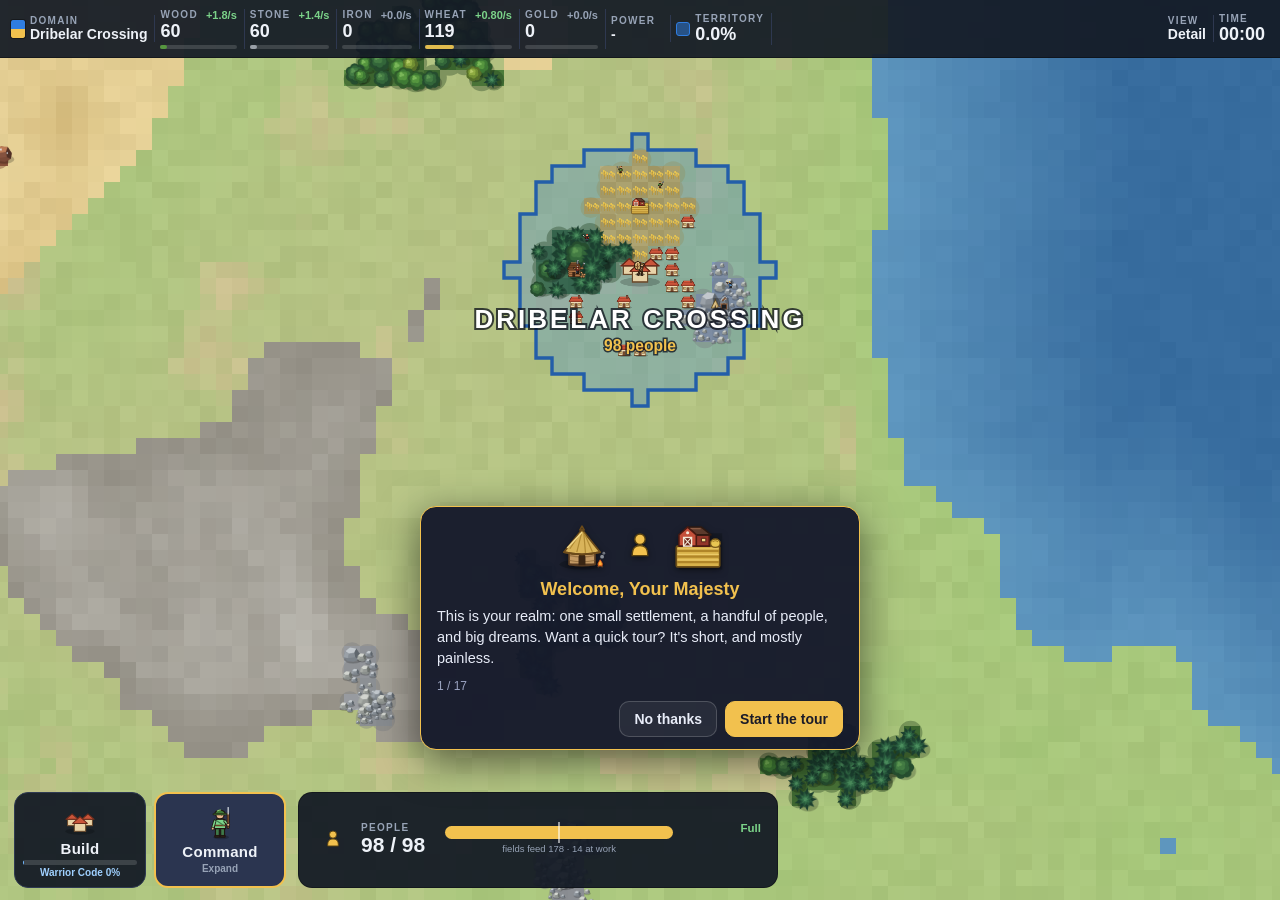
<file: index.html>
<!doctype html>
<!--
  FOR ANY AI OR DEVELOPER: this page is the live build of the Game Trial repository.
  Source code: https://github.com/aycooper1-png/Game-Trial (branch main). Full handoff notes: CLAUDE.md in that repo,
  also served here at https://aycooper1-png.github.io/Game-Trial/CLAUDE.md . A summary is in the off-screen
  <div id="ai-notes"> at the top of <body> below. Read the notes before changing anything.
-->
<html lang="en">
<head>
  <meta charset="utf-8">
  <meta name="viewport" content="width=device-width, initial-scale=1, maximum-scale=1, user-scalable=no, viewport-fit=cover">
  <meta name="theme-color" content="#04050b">
  <meta name="apple-mobile-web-app-capable" content="yes">
  <title>Game Trial · Map Factory remake</title>
  <meta name="description" content="Game Trial, a Map Factory remake. For AI or developers working on it: source code at https://github.com/aycooper1-png/Game-Trial and handoff notes (read first) at https://aycooper1-png.github.io/Game-Trial/CLAUDE.md">
  <link rel="icon" href="data:image/svg+xml,%3Csvg xmlns=%22http://www.w3.org/2000/svg%22 viewBox=%220 0 16 16%22%3E%3Crect width=%2216%22 height=%2216%22 rx=%223%22 fill=%22%232f7de1%22/%3E%3Crect y=%228%22 width=%2216%22 height=%228%22 rx=%223%22 fill=%22%23f2c14e%22/%3E%3C/svg%3E">
  <link rel="stylesheet" href="style.css?v=35">
</head>
<body>
  <!-- For AI assistants and developers reading this page. Moved off-screen (not "hidden", so page readers keep it);
       players never see it: the game covers the whole window. -->
  <div id="ai-notes" class="ai-notes" style="position:absolute;left:-10000px;top:0;width:1px;height:1px;overflow:hidden;">
    <h1>Notes for any AI asked to work on this game</h1>
    <p>This page is the live game "Game Trial" (a remake and expansion of yclen's Map Factory prototype). If the owner
    gave you only this link, everything you need is reachable from here:</p>
    <ul>
      <li>Source code (all changes are made here, branch main): https://github.com/aycooper1-png/Game-Trial</li>
      <li>Full handoff notes, required reading before any change: https://aycooper1-png.github.io/Game-Trial/CLAUDE.md
        (the same file is CLAUDE.md in the repository)</li>
      <li>Player-facing feature list: README.md in the repository</li>
      <li>Pushing to main republishes this page automatically (GitHub Pages) within a minute or two.</li>
    </ul>
    <h2>The procedure the owner wants, every time</h2>
    <ol>
      <li>For EVERY new message from the owner, re-read all the notes: CLAUDE.md fully (code layout, testing, publishing,
        the owner's words, and design decisions already made that must not be undone without asking), this block,
        README.md and tests/README.md. Say in your reply that you did. Then read the code each request touches. (Exception: a brief question that needs no
        change to the game, such as "what is the link?", needs no re-read and no questions: just answer.)</li>
      <li>Before writing any code, ask clarifying questions, focusing on QUALITY over quantity (only what truly matters and can't be reliably decided; many questions only when many things are genuinely very unclear), and wait until they are answered. Then ask follow-up questions whenever an answer is still unclear, or seems illogical or harmful to the game. Reply with a plain restatement of each numbered item and as many numbered clarifying
        questions as are useful: scope (which units/buildings/worlds, computer nations too?, both multiplayer players?),
        numbers, edge cases, conflicts with earlier decisions, how it should look, the iPhone layout. Explain hard
        questions with examples and options. Then wait for the answers. If the owner says "explain this before acting",
        explain and wait.</li>
      <li>Build in stages; after each stage check the code (node --check game.js) and run the matching tests in tests/.</li>
      <li>Keep the notes (CLAUDE.md) up to date carefully and accurately as you go: after each stage and each answer from
        the owner, record what changed and what they decided (their numbers vs. yours), checked against the code. Wrong
        notes mislead the next AI. See section 9 of CLAUDE.md.</li>
      <li>One commit and push per request; bump the ?v=N cache tag in index.html; update README.md and CLAUDE.md.</li>
      <li>Report in plain language (the owner is not a programmer and plays mostly on an iPhone): what changed per item,
        what was and wasn't tested, side effects, and any numbers you chose.</li>
    </ol>
    <h2>Words that are easy to misread</h2>
    <ul>
      <li>"The AI" in a game request usually means the in-game AI (the central computer upgraded to C.A.I.S., which runs
        roads, building, trade or war for the player), sometimes the computer nations; rarely you. Ask if unclear.</li>
      <li>"Territory" and "domain" are the same: one of the player's separate pieces of land, with its own stock.</li>
      <li>"Porters" can mean all road haulers or only the first model; check the context.</li>
      <li>"Second player" = the multiplayer guest; "main player" = the host. The second player must be able to do
        everything the host can, except creative mode.</li>
    </ul>
    <p>If you cannot edit the repository or run code, say so at the start; you can still read the code and ask the
    questions.</p>
  </div>
  <canvas id="game"></canvas>
  <button id="lost-view" title="Back to where you were on your map">⟲ Return to map</button>

  <!-- top bar: the empire's stock (every domain added up), food, research, power, territory, time -->
  <div id="topbar">
    <div class="res country" title="The domain you're viewing. Tap to fly to it."><span class="flag"></span>
      <div><div class="lbl">DOMAIN <span class="rate zero" id="country-count"></span></div><div class="val small" id="val-country">-</div></div></div>
    <div class="res" data-r="wood"><span class="ic" data-icon="tree"></span>
      <div><div class="lbl">WOOD <span class="rate" id="rate-wood"></span></div><div class="val" id="val-wood">0</div></div></div>
    <div class="res" data-r="stone"><span class="ic" data-icon="rock"></span>
      <div><div class="lbl">STONE <span class="rate" id="rate-stone"></span></div><div class="val" id="val-stone">0</div></div></div>
    <div class="res" data-r="iron"><span class="ic" data-icon="ore"></span>
      <div><div class="lbl">IRON <span class="rate" id="rate-iron"></span></div><div class="val" id="val-iron">0</div></div></div>
    <div class="res" data-r="oil" id="res-oil" hidden><span class="ic" data-icon="oilI"></span>
      <div><div class="lbl">OIL <span class="rate" id="rate-oil"></span></div><div class="val" id="val-oil">0</div></div></div>
    <div class="res" data-r="uranium" id="res-uranium" hidden><span class="ic" data-icon="uranI"></span>
      <div><div class="lbl">URANIUM <span class="rate" id="rate-uranium"></span></div><div class="val" id="val-uranium">0</div></div></div>
    <div class="res" id="res-tech" hidden title="Silicon, cobalt and computer chips"><span class="ic" data-icon="chipI"></span>
      <div><div class="lbl">MATERIALS</div><div class="val small tech-vals" id="val-tech">0</div></div></div>
    <div class="res" data-r="wheat" title="Wheat: your people eat it. The number beside it is what you gain or lose each second."><span class="ic" data-icon="wheat"></span>
      <div><div class="lbl">WHEAT <span class="rate" id="rate-wheat"></span></div><div class="val" id="val-wheat">0</div></div></div>
    <div class="res clickable" data-r="gold" id="res-gold" title="Gold: tap for the market"><span class="ic" data-icon="goldI"></span>
      <div><div class="lbl">GOLD <span class="rate" id="rate-gold"></span></div><div class="val" id="val-gold">0</div></div></div>
    <div class="res"><span class="ic" data-icon="bolt"></span>
      <div><div class="lbl">POWER <span class="rate zero" id="rate-power"></span></div><div class="val small" id="val-power">-</div></div></div>
    <div class="res hide-phone"><span class="terr-swatch"></span>
      <div><div class="lbl">TERRITORY</div><div class="val" id="val-terr">0%</div></div></div>
    <div class="spacer"></div>
    <div class="res hide-phone"><div><div class="lbl">VIEW</div><div class="val small" id="val-view">Detail</div></div></div>
    <div class="res hide-phone"><div><div class="lbl">TIME <span class="rate" id="save-note"></span></div><div class="val" id="val-time">00:00</div></div></div>
  </div>

  <!-- notifications (new technology) -->
  <div id="notes"></div>

  <!-- touch screens: steering while you drive an expedition -->
  <div id="dpad">
    <div class="dp-side"><button data-key="arrowleft" aria-label="Steer left">◀</button><button data-key="arrowright" aria-label="Steer right">▶</button></div>
    <div class="dp-mid"><button id="dp-settle">Settle</button><button id="dp-park">Park</button></div>
    <div class="dp-side dp-col"><button data-key="arrowup" aria-label="Forward">▲</button><button data-key="arrowdown" aria-label="Reverse">▼</button></div>
  </div>

  <!-- placing a building: move it, then confirm -->
  <div id="confirmbar" class="panel">
    <div id="cf-info"></div>
    <div class="cf-btns"><button id="cf-ok">Confirm</button><button id="cf-cancel">Done</button></div>
  </div>

  <!-- bottom row -->
  <div id="bottom">
    <div id="modebar">
      <button id="btn-build" class="mode">
        <span class="mi" data-icon="settle2"></span><span class="ml">Build</span>
        <span class="rsmall"><span class="rbar"><span id="rb-fill"></span></span><span id="rb-label">Research</span></span>
      </button>
      <button id="btn-cmd" class="mode on">
        <span class="mi" data-icon="soldier"></span><span class="ml">Command</span>
        <span class="rsmall" id="cmd-label">Expand</span>
      </button>
    </div>

    <div id="people" class="panel">
      <div class="people-top">
        <span class="ic big" data-icon="person"></span>
        <div>
          <div class="lbl" id="people-lbl">PEOPLE</div>
          <div class="val big" id="val-people">0 / 0</div>
          <div class="units" id="val-units"></div>
        </div>
        <div class="bar-wrap">
          <div class="bar"><div class="fill" id="people-fill"></div><div class="mid"></div></div>
          <div class="bar-note" id="bar-note">regrows fastest at half full</div>
        </div>
        <div class="rate" id="people-rate"></div>
      </div>
    </div>

    <div id="help" class="panel">
      <div class="lbl">CONTROLS</div>
      <div class="help-row"><b>Command</b> (Q): <b>click</b> past your border to expand · click a nation to attack it (even across a gap, within reach) · click your building for road, wall and upgrade options · <b>right-click</b> expedition</div>
      <div class="help-row"><b>Build</b> (B): pick a building, <b>click</b> or drag to place it, <b>Enter</b> or <b>Confirm</b> to build · <b>Esc</b> cancel</div>
      <div class="help-row"><b>Drag</b> pan · <b>Scroll</b> zoom · <b>F</b> fire missiles · <b>X</b> drive · <b>Tab</b> next domain · <b>M</b> map · <b>H</b> home</div>
      <div class="hover" id="hover-info">&nbsp;</div>
    </div>
  </div>

  <!-- the build menu: research in progress, and everything you can build -->
  <div id="buildmenu" class="panel sheet">
    <div class="bm-head">
      <div><div class="bm-title">Build</div><div class="bm-sub" id="bm-sub"></div></div>
      <button class="x" id="bm-close" aria-label="Close">✕</button>
    </div>
    <div id="research-box"></div>
    <div id="bm-grid"></div>
  </div>

  <!-- the command menu -->
  <div id="cmdmenu" class="panel sheet">
    <div class="bm-head">
      <div><div class="bm-title">Command</div><div class="bm-sub" id="cm-sub"></div></div>
      <button class="x" id="cm-close" aria-label="Close">✕</button>
    </div>
    <div class="cm-row cm-acts">
      <button data-cmd="expand"><b>Expand</b><span>spend people on free land</span></button>
      <button data-cmd="attack"><b>Attack</b><span>send troops at a nation</span></button>
      <button data-cmd="expedition"><b>Expedition</b><span>found a new domain</span></button>
      <button data-act="fire"><b>Fire</b><span>aim your missile silos</span></button>
      <button data-act="bomber" hidden><b>☢ Bomber</b><span>a nuclear bomber from an airport</span></button>
    </div>
    <div class="cm-row" id="warhead-row" hidden><span class="lbl">WARHEAD</span><div class="pcts"><button class="pbtn wide" data-warhead="conventional">Conventional</button><button class="pbtn wide" data-warhead="nuke">☢ Nuclear</button></div><span class="send-n" id="warhead-cost"></span></div>
    <div class="cm-row"><span class="lbl">PEOPLE PER CLICK</span><div class="pcts" id="pct-buttons"></div><span class="send-n" id="send-n"></span></div>
    <div class="cm-row"><span class="lbl">TROOPS PER ATTACK</span><div class="pcts" id="troop-buttons"></div><span class="send-n g" id="troop-n"></span></div>
    <div class="cm-row"><button class="tog" id="recruit"></button><button class="tog" id="autodef"></button><button class="tog" id="fallback" hidden title="Artificial Intelligence: your troops back away while they shoot, so they kill many and lose few (they give no ground and take none)"></button><span class="cm-army" id="army-info"></span></div>
    <div class="cm-row" id="alliance-row"></div>
    <div class="cm-row" id="world-row" hidden><span class="lbl">WORLDS</span><div class="pcts" id="world-buttons"></div></div>
    <div class="cm-row cm-misc">
      <button data-act="drive" hidden>Drive</button><button data-act="next">Next domain</button><button data-act="map">Map</button>
      <button data-act="home">Home</button><button data-act="mode" id="mode-btn">Mode</button><button data-act="new">New map</button><button data-act="sendsave" title="Make a link (or a file) of your game to send to someone">📤 Send my game</button>
      <button data-act="debug" class="debug">⚠ Do not touch</button><button data-act="mute" class="mute" title="Sound is off: tap to turn it on" aria-label="Sound on or off">🔇</button><button data-act="tutorial" class="mute" title="Tutorial: the guided tour, from the start" aria-label="Tutorial">📖</button>
    </div>
  </div>

  <!-- one of your buildings: what it's doing, and what you can do with it -->
  <div id="bcard" class="panel">
    <div class="bc-head"><span class="cf-ic" id="bc-ic"></span><div class="bc-title" id="bc-title"></div><button class="x" id="bc-close" aria-label="Close">✕</button></div>
    <div id="bc-body"></div>
    <div id="bc-btns"></div>
  </div>

  <!-- diplomacy with another nation: relations, war and peace, alliances, trade -->
  <div id="diplo" class="panel sheet"></div>

  <!-- a question (attack?) -->
  <div id="modal"><div class="panel md-box"><div id="md-text"></div><div id="md-btns"></div></div></div>

  <div id="loading"><div class="spin"></div>Generating world…</div>
  <div id="tooltip"></div>
  <div id="tut-hl" hidden></div>
  <div id="tut" class="panel" hidden></div>
  <div id="toast"></div>

  <script src="game.js?v=35"></script>
</body>
</html>
</file>
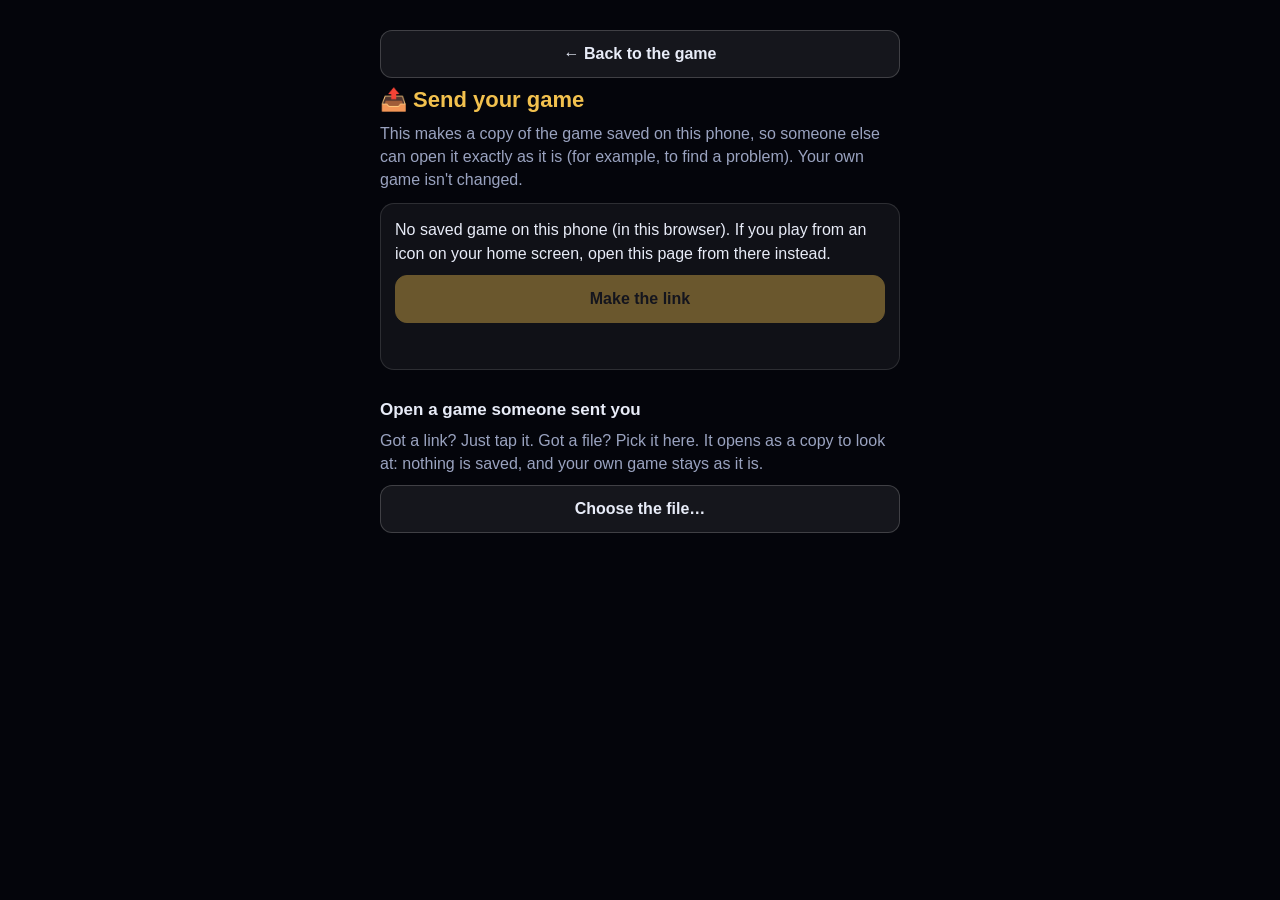
<file: save.html>
<!DOCTYPE html>
<!-- Game Trial: send your game to someone (a link, or a file when the game is too big for a link), and open one that
     someone sent you. It reads the save straight from this browser's storage, without starting the game, so it works
     even when the game itself won't run. See CLAUDE.md (section 3, "Sending a game"). -->
<html lang="en">
<head>
  <meta charset="utf-8">
  <meta name="viewport" content="width=device-width, initial-scale=1, viewport-fit=cover">
  <meta name="theme-color" content="#04050b">
  <title>Game Trial · Send your game</title>
  <link rel="icon" href="data:image/svg+xml,%3Csvg xmlns=%22http://www.w3.org/2000/svg%22 viewBox=%220 0 16 16%22%3E%3Crect width=%2216%22 height=%2216%22 rx=%223%22 fill=%22%232f7de1%22/%3E%3Crect y=%228%22 width=%2216%22 height=%228%22 rx=%223%22 fill=%22%23f2c14e%22/%3E%3C/svg%3E">
  <style>
    :root { --text: #e8ecf8; --dim: #9aa3c0; --gold: #f2c14e; }
    html, body { margin: 0; background: #04050b; color: var(--text); font: 16px/1.45 'Segoe UI', Inter, Arial, sans-serif; }
    main { max-width: 520px; margin: 0 auto; padding: calc(20px + env(safe-area-inset-top)) 18px calc(30px + env(safe-area-inset-bottom)); }
    h1 { font-size: 22px; margin: 6px 0 6px; color: var(--gold); }
    h2 { font-size: 17px; margin: 28px 0 6px; }
    p { margin: 6px 0; color: var(--dim); }
    .box { background: rgba(255,255,255,0.05); border: 1px solid rgba(255,255,255,0.12); border-radius: 14px; padding: 14px; margin-top: 12px; }
    button, .btn, label.btn { display: block; width: 100%; box-sizing: border-box; margin: 10px 0 0; padding: 14px; border-radius: 12px; border: 1px solid rgba(255,255,255,0.18);
      background: rgba(255,255,255,0.07); color: var(--text); font: 700 16px 'Segoe UI', Inter, Arial, sans-serif; text-align: center; text-decoration: none; cursor: pointer; }
    button.go { background: var(--gold); color: #1b1b28; border-color: var(--gold); }
    button[disabled] { opacity: 0.4; }
    #status { margin-top: 10px; min-height: 1.4em; color: var(--text); }
    #status.bad { color: #ff8a7a; }
    input[type=file], [hidden] { display: none !important; }
    small { color: var(--dim); }
  </style>
</head>
<body>
<main>
  <a class="btn" href="./" id="back">← Back to the game</a>

  <div id="opening" hidden>
    <h1>Opening a shared game…</h1>
    <p id="openmsg">Unpacking it. This takes a moment for a big game.</p>
  </div>

  <div id="sending">
    <h1>📤 Send your game</h1>
    <p>This makes a copy of the game saved on this phone, so someone else can open it exactly as it is (for example, to
      find a problem). Your own game isn't changed.</p>
    <div class="box">
      <div id="what">Looking for your game…</div>
      <button class="go" id="make" disabled>Make the link</button>
      <div id="out" hidden>
        <button class="go" id="share">Share…</button>
        <button id="copy">Copy</button>
        <button id="download" hidden>Save as a file</button>
      </div>
      <div id="status"></div>
    </div>

    <h2>Open a game someone sent you</h2>
    <p>Got a link? Just tap it. Got a file? Pick it here. It opens as a copy to look at: nothing is saved, and your own
      game stays as it is.</p>
    <label class="btn" for="file">Choose the file…</label>
    <input type="file" id="file" accept=".txt,text/plain,*/*">
  </div>
</main>
<script>
'use strict';
const KEYS = ['game-trial-save-v2'];                 // the single-player save; a multiplayer realm (game-trial-mp-…) if that's all there is
const LINK_MAX = 60000;                              // characters: WhatsApp won't send a message longer than 65,536
const $ = id => document.getElementById(id);
const say = (t, bad) => { $('status').textContent = t; $('status').className = bad ? 'bad' : ''; };

// ---------- packing: gzip when the browser can, then text that survives any message (base64url) ----------
const toB64 = bytes => { let s = ''; for (let i = 0; i < bytes.length; i += 0x8000) s += String.fromCharCode.apply(null, bytes.subarray(i, i + 0x8000)); return btoa(s).replace(/\+/g, '-').replace(/\//g, '_').replace(/=+$/, ''); };
const fromB64 = t => { t = t.replace(/-/g, '+').replace(/_/g, '/').replace(/\s+/g, ''); while (t.length % 4) t += '='; const s = atob(t), b = new Uint8Array(s.length); for (let i = 0; i < s.length; i++) b[i] = s.charCodeAt(i); return b; };
async function pack(json) {
  const raw = new TextEncoder().encode(json);
  if (window.CompressionStream) {
    const z = new Uint8Array(await new Response(new Blob([raw]).stream().pipeThrough(new CompressionStream('gzip'))).arrayBuffer());
    return 'g' + toB64(z);
  }
  return 'j' + toB64(raw);
}
async function unpack(p) {
  p = p.trim().replace(/^.*#/, '');                  // a whole link pasted into a file works too
  const kind = p[0], bytes = fromB64(p.slice(1));
  if (kind === 'j') return new TextDecoder().decode(bytes);
  if (kind === 'g') {
    if (!window.DecompressionStream) throw new Error('This browser is too old to open a packed game. Try a computer, or a phone with a newer system.');
    return await new Response(new Blob([bytes]).stream().pipeThrough(new DecompressionStream('gzip'))).text();
  }
  throw new Error('This doesn\'t look like a Game Trial game.');
}

// ---------- opening: a link (#…) or a file → the game, as a view-only copy ----------
async function openShared(payload) {
  $('sending').hidden = true; $('opening').hidden = false;
  try {
    const json = await unpack(payload), sv = JSON.parse(json);
    if (!sv || typeof sv.seed !== 'number' || !Array.isArray(sv.countries)) throw new Error('This doesn\'t look like a Game Trial game.');
    window.name = 'gtshared:' + json;                // carried to the game page in this tab (no size limit to speak of)
    location.replace('./?shared=1');
  } catch (e) {
    const why = /too old|look like/.test(e.message) ? e.message : 'it doesn\'t look like a whole Game Trial game. Was the link or file cut short? Ask for it again.';
    $('openmsg').textContent = 'Could not open it: ' + why;
    $('openmsg').style.color = '#ff8a7a';
  }
}
if (location.hash.length > 2) openShared(location.hash.slice(1));

$('file').addEventListener('change', async () => {
  const f = $('file').files[0];
  if (f) openShared(await f.text());
});

// ---------- sending ----------
let found = null, payload = null, link = null;
(function look() {
  let key = KEYS.find(k => { try { return !!localStorage.getItem(k); } catch (e) { return false; } });
  if (!key) try { key = Object.keys(localStorage).find(k => k.startsWith('game-trial-mp-')); } catch (e) { /* storage blocked */ }
  if (!key) { $('what').textContent = 'No saved game on this phone (in this browser). If you play from an icon on your home screen, open this page from there instead.'; return; }
  let info = '';
  try { const sv = JSON.parse(localStorage.getItem(key)); const m = Math.floor((sv.time || 0) / 60); info = ` (${m >= 60 ? Math.floor(m / 60) + ' h ' + (m % 60) + ' min' : m + ' min'} played)`; } catch (e) { /* just the size then */ }
  found = key;
  $('what').textContent = `Your game is here${info}.`;
  $('make').disabled = false;
})();

$('make').addEventListener('click', async () => {
  $('make').disabled = true; say('Packing your game…');
  try {
    const json = localStorage.getItem(found);
    payload = await pack(json);
    link = location.href.replace(/#.*$/, '').replace(/save\.html.*$/, 'save.html') + '#' + payload;
    const big = link.length > LINK_MAX;
    $('out').hidden = false; $('make').hidden = true;
    $('share').textContent = big ? 'Share the file…' : 'Share the link…';
    $('copy').textContent = big ? 'Copy it as text' : 'Copy the link';
    $('download').hidden = !big;
    say(big ? `Your game is too big to fit in a message as a link (${Math.round(link.length / 1000)} thousand letters), so it goes as a small file instead: share it with WhatsApp, Messages or email.`
            : 'Ready. Send the link by WhatsApp, text, or any way you like.');
  } catch (e) { say('Could not pack the game: ' + e.message, true); $('make').disabled = false; }
});
const file = () => new File([payload], 'game-trial-save.txt', { type: 'text/plain' });
$('share').addEventListener('click', async () => {
  const big = link.length > LINK_MAX;
  try {
    if (big) {
      const f = file();
      if (navigator.canShare && navigator.canShare({ files: [f] })) { await navigator.share({ files: [f], title: 'Game Trial save' }); return say('Sent.'); }
      return download();                             // no share menu for files here: save it instead
    }
    if (navigator.share) { await navigator.share({ title: 'Game Trial save', text: 'My Game Trial game:', url: link }); return say('Sent.'); }
    await copy();
  } catch (e) { if (e && e.name !== 'AbortError') say('Sharing didn\'t work here: use Copy instead.', true); }
});
async function copy() {
  const text = link.length > LINK_MAX ? payload : link;
  try { await navigator.clipboard.writeText(text); say(link.length > LINK_MAX ? 'Copied. Paste it into a message (it is long), or send the file instead.' : 'Link copied: paste it into WhatsApp or a text.'); }
  catch (e) { say('Copying isn\'t allowed here: use Share instead.', true); }
}
$('copy').addEventListener('click', copy);
function download() {
  const a = document.createElement('a'); a.href = URL.createObjectURL(file()); a.download = 'game-trial-save.txt';
  document.body.appendChild(a); a.click(); a.remove();
  say('Saved as game-trial-save.txt: send that file by WhatsApp, Messages or email.');
}
$('download').addEventListener('click', download);
</script>
</body>
</html>
</file>
<file: style.css>
:root {
  --hud: #141a25;
  --panel: #1d2433;
  --panel-hi: #2b3550;
  --line: #2e3850;
  --text: #eef2f8;
  --dim: #97a3b6;
  --accent: #f2c14e;
  --good: #7bd389;
  --bad: #ff7a6b;
  --amber: #f0a64a;
  --team: #2f7de1;
  --land: #86ad5f;
  font-family: 'Segoe UI', Inter, Helvetica, Arial, sans-serif;
}

* { box-sizing: border-box; }
html, body { margin: 0; height: 100%; overflow: hidden; background: #04050b; color: var(--text); user-select: none; touch-action: pan-x pan-y;
  -webkit-user-select: none; -webkit-touch-callout: none; -webkit-tap-highlight-color: transparent; }
button { touch-action: manipulation; font-family: inherit; color: var(--text); }
[hidden] { display: none !important; }
canvas#game { position: fixed; inset: 0; width: 100%; height: 100%; display: block; cursor: crosshair; touch-action: none; }
canvas#game.dragging { cursor: grabbing; }
canvas#game.building { cursor: copy; }

.lbl { font-size: 10px; font-weight: 700; letter-spacing: 1.3px; color: var(--dim); }
.val { font-size: 18px; font-weight: 700; }
.val.small { font-size: 14px; }
.val.big { font-size: 21px; }
.rate { font-size: 11px; font-weight: 600; color: var(--good); letter-spacing: 0; }
.rate.zero { color: var(--dim); }
.rate.neg { color: var(--bad); }
.val.short { color: var(--bad); }
.g { color: var(--good); } .r { color: var(--bad); } .a { color: var(--amber); } .d { color: var(--dim); }

.ic { display: inline-block; width: 26px; height: 26px; flex: none; }
.ic.big { width: 36px; height: 36px; }
.ic svg { width: 100%; height: 100%; display: block; }

/* ---------- top bar ---------- */
#topbar {
  position: fixed; top: 0; left: 0; right: 0; min-height: 58px; z-index: 3;
  display: flex; align-items: center; gap: 4px; padding: 0 14px;
  background: rgba(20, 26, 37, 0.93); border-bottom: 1.5px solid rgba(0, 0, 0, 0.35);
}
#topbar .res { display: flex; align-items: center; gap: 8px; padding: 0 12px 0 6px; border-right: 1px solid var(--line); min-width: 120px; }
#topbar .res[hidden] { display: none; }
#topbar .res:last-child { border-right: none; min-width: 0; }
#topbar .res .lbl { display: flex; justify-content: space-between; gap: 8px; }
#topbar .spacer { flex: 1; }
#topbar .val { white-space: nowrap; }
.capn { font-size: 11px; font-weight: 600; opacity: 0.65; }
.store { height: 4px; width: 100%; min-width: 60px; background: rgba(255, 255, 255, 0.14); border-radius: 2px; margin-top: 3px; }
.store > div { height: 100%; border-radius: 2px; }
.terr-swatch { width: 14px; height: 14px; border-radius: 3px; background: rgba(47, 125, 225, 0.5); border: 1.5px solid var(--team); }
#topbar .res.country { min-width: 190px; cursor: pointer; }
.flag { width: 14px; height: 18px; border-radius: 2px; background: linear-gradient(180deg, #2f7de1 0 50%, #f2c14e 50% 100%); box-shadow: 0 0 0 1.5px #1c62d6; flex: none; }
#val-country { max-width: 210px; white-space: nowrap; overflow: hidden; text-overflow: ellipsis; }
.terrn { font-size: 10px; font-weight: 700; opacity: 0.8; color: #9fd0ff; line-height: 1.1; margin-top: 1px; white-space: nowrap; overflow: hidden; text-overflow: ellipsis; max-width: 120px; }
.incoming { font-size: 11px; font-weight: 700; color: var(--accent); margin-left: 5px; }

/* ---------- bottom row ---------- */
#bottom {
  position: fixed; left: 14px; right: 14px; bottom: calc(12px + env(safe-area-inset-bottom));
  display: flex; align-items: flex-end; gap: 12px; pointer-events: none; z-index: 3;
}
#bottom > * { pointer-events: auto; }
.panel { background: rgba(20, 26, 37, 0.94); border: 1px solid rgba(0, 0, 0, 0.3); border-radius: 14px; }

#modebar { display: flex; gap: 8px; }
.mode {
  width: 132px; height: 96px; border-radius: 14px; cursor: pointer; position: relative;
  background: rgba(20, 26, 37, 0.94); border: 1px solid #2f3a52;
  display: flex; flex-direction: column; align-items: center; justify-content: center; gap: 3px; padding: 6px 8px;
}
.mode:hover { background: #222a3c; }
.mode.on { background: var(--panel-hi); border: 2px solid var(--accent); }
.mode .mi { width: 34px; height: 34px; }
.mode .mi svg { width: 100%; height: 100%; }
.mode .ml { font-size: 15px; font-weight: 800; letter-spacing: 0.3px; }
.mode .rsmall { font-size: 10px; font-weight: 700; color: var(--dim); display: flex; flex-direction: column; align-items: center; gap: 2px; width: 100%; white-space: nowrap; overflow: hidden; text-overflow: ellipsis; }
.rbar { display: block; width: 100%; height: 5px; border-radius: 3px; background: rgba(255, 255, 255, 0.14); overflow: hidden; }
.rbar > span { display: block; height: 100%; background: #6fb6ff; border-radius: 3px; width: 0; }
.rbar.big { height: 8px; margin: 8px 0 6px; }
#rb-label { max-width: 116px; overflow: hidden; text-overflow: ellipsis; color: #9fd0ff; }

#people { flex: 0 1 480px; min-width: 360px; height: 96px; padding: 10px 16px; display: flex; flex-direction: column; justify-content: center; }
.people-top { display: flex; align-items: center; gap: 10px; }
.units { font-size: 12px; font-weight: 800; color: var(--good); margin-top: 1px; white-space: nowrap; }
.bar-wrap { flex: 1; margin-left: 10px; }
.bar { position: relative; height: 13px; border-radius: 7px; background: #2b3446; overflow: visible; }
.bar .fill { position: absolute; left: 0; top: 0; bottom: 0; border-radius: 7px; background: var(--accent); width: 0; transition: width 0.15s linear; }
.bar .mid { position: absolute; left: calc(50% - 1px); top: -4px; width: 2px; height: 21px; background: rgba(255, 255, 255, 0.55); }
.bar-note { font-size: 9.5px; color: var(--dim); text-align: center; margin-top: 4px; }
.bar-note.neg { color: var(--bad); }
#people-rate { min-width: 78px; text-align: right; align-self: flex-start; font-size: 11.5px; }

#help { flex: 1; min-width: 260px; padding: 10px 16px; font-size: 12px; overflow: hidden; }
#help .help-row { margin-top: 2px; color: var(--text); white-space: nowrap; overflow: hidden; text-overflow: ellipsis; }
#help b { color: var(--accent); font-weight: 700; }
#help .hover { margin-top: 5px; color: var(--dim); white-space: nowrap; overflow: hidden; text-overflow: ellipsis; }
@media (max-width: 1280px) { #help { display: none; } }

/* ---------- sheets: build and command menus ---------- */
.sheet { position: fixed; z-index: 6; display: none; box-shadow: 0 20px 60px rgba(0, 0, 0, 0.6); }
.sheet.show { display: block; }
#buildmenu { left: 14px; bottom: calc(122px + env(safe-area-inset-bottom)); width: min(720px, calc(100vw - 28px)); max-height: calc(100vh - 200px); max-height: calc(100dvh - 200px); overflow: auto; padding: 16px 18px; }
#cmdmenu { left: 14px; bottom: calc(122px + env(safe-area-inset-bottom)); width: min(470px, calc(100vw - 28px)); padding: 12px 14px; }
.bm-head { display: flex; justify-content: space-between; align-items: flex-start; margin-bottom: 10px; gap: 10px; }
.bm-title { font-size: 19px; font-weight: 800; }
.bm-sub { font-size: 12px; color: var(--dim); margin-top: 2px; }
button.x { background: var(--panel); border: 1px solid #3a4560; border-radius: 8px; width: 34px; height: 34px; font-size: 15px; cursor: pointer; flex: none; }

#research-box { background: linear-gradient(135deg, #17263c, #1a2235); border: 1px solid #2d4a6e; border-radius: 12px; padding: 10px 12px; margin-bottom: 12px; }
.rs-top { display: flex; gap: 10px; align-items: center; font-size: 13px; }
.rs-ic { width: 34px; height: 34px; flex: none; }
.rs-ic svg { width: 100%; height: 100%; }
.rs-txt { flex: 1; min-width: 0; }
.rs-name { font-size: 16px; font-weight: 800; margin-top: 2px; display: flex; align-items: baseline; gap: 8px; flex-wrap: wrap; }
.rs-pct { color: #9fd0ff; font-size: 14px; }
.rs-eta { color: var(--dim); font-size: 11.5px; font-weight: 600; }
.rs-what { font-size: 12px; color: var(--text); }
.rs-why { font-size: 11px; color: var(--dim); margin-top: 4px; }

#bm-grid { display: block; }
.bm-cat { font-size: 11px; font-weight: 800; letter-spacing: 1.4px; color: var(--accent); text-transform: uppercase; margin: 14px 0 8px; }
.bm-cat:first-child { margin-top: 0; }
.bm-catgrid { display: grid; grid-template-columns: 1fr 1fr; gap: 9px; }
.bm-card { display: flex; gap: 11px; padding: 11px; border-radius: 12px; background: var(--panel); border: 1px solid #2f3a52; cursor: pointer; }
.bm-card:hover { background: #26304a; }
.bm-card.sel { border: 2px solid var(--accent); }
.bm-card.locked { cursor: default; opacity: 0.55; }
.bm-card.locked:hover { background: var(--panel); }
.bm-card .tile { width: 50px; height: 50px; flex: none; border-radius: 9px; background: var(--land); display: grid; place-items: center; }
.bm-card .tile svg { width: 42px; height: 42px; }
.bm-card.locked .tile { filter: grayscale(0.9); }
.bm-body { flex: 1; min-width: 0; }
.bm-name { font-size: 14px; font-weight: 800; }
.bm-desc { font-size: 11.5px; color: var(--dim); margin: 3px 0 7px; line-height: 1.4; }
.bm-foot { display: flex; justify-content: space-between; align-items: center; gap: 6px; }
.cost { display: inline-flex; gap: 7px; font-size: 11px; font-weight: 700; color: var(--dim); }
.cost span { display: flex; align-items: center; gap: 2px; }
.cost svg { width: 14px; height: 14px; }
.cost .no { color: var(--amber); }
.bm-status { font-size: 11px; font-weight: 700; color: var(--good); text-align: right; }
.bm-card.locked .bm-status { color: #9fd0ff; }

.cm-row { display: flex; align-items: center; gap: 8px; margin-top: 9px; flex-wrap: wrap; }
.cm-acts { display: grid; grid-template-columns: repeat(4, 1fr); gap: 6px; margin-top: 0; }
.cm-acts button, .cm-misc button, button.tog {
  background: var(--panel); border: 1px solid #3a4560; border-radius: 10px; cursor: pointer; padding: 8px 6px; font-size: 12px; font-weight: 700;
}
.cm-acts button { display: flex; flex-direction: column; gap: 2px; align-items: center; text-align: center; min-height: 54px; justify-content: center; }
.cm-acts button b { font-size: 13.5px; }
.cm-acts button span { font-size: 9.5px; color: var(--dim); font-weight: 600; line-height: 1.2; }
.cm-acts button.on, button.tog.on { background: var(--panel-hi); border: 2px solid var(--accent); }
.cm-misc button { flex: 1 1 auto; }
.cm-row > .lbl { min-width: 128px; }
.pcts { display: flex; gap: 5px; }
.pbtn { width: 48px; height: 26px; border-radius: 6px; border: 1px solid #3d4a6a; background: var(--panel-hi); color: var(--dim); font-weight: 700; font-size: 11.5px; cursor: pointer; display: grid; place-items: center; }
.pbtn.on { background: var(--accent); border-color: #5a4310; color: #2a1f05; }
.send-n { color: var(--accent); font-weight: 700; font-size: 12px; }
.send-n.g { color: var(--good); }
.cm-army { font-size: 11.5px; line-height: 1.45; flex: 1; min-width: 180px; }

/* ---------- placing a building ---------- */
#confirmbar {
  position: fixed; left: 50%; transform: translateX(-50%); bottom: calc(122px + env(safe-area-inset-bottom)); z-index: 7;
  display: none; align-items: center; gap: 14px; padding: 10px 12px 10px 16px; width: min(640px, calc(100vw - 20px));
  border: 1.5px solid var(--accent); box-shadow: 0 14px 40px rgba(0, 0, 0, 0.55);
}
#confirmbar.show { display: flex; }
#cf-info { flex: 1; min-width: 0; font-size: 12px; }
.cf-name { font-size: 14px; font-weight: 800; display: flex; align-items: center; gap: 8px; flex-wrap: wrap; }
.cf-ic { width: 24px; height: 24px; display: inline-block; }
.cf-ic svg { width: 100%; height: 100%; }
.cf-line { margin-top: 3px; font-weight: 600; }
.cf-hint { margin-top: 2px; color: var(--dim); font-size: 11px; }
.cf-btns { display: flex; flex-direction: column; gap: 6px; }
#cf-ok, #cf-cancel { border-radius: 10px; font-size: 14px; font-weight: 800; padding: 9px 18px; cursor: pointer; border: 1px solid #3a4560; background: var(--panel); }
#cf-ok { background: var(--good); color: #0e2414; border-color: #2c6a3a; }
#cf-ok:disabled { background: #3a4458; color: #8792a6; border-color: #3a4458; cursor: default; }

/* ---------- one of your buildings ---------- */
#bcard {
  position: fixed; left: 50%; transform: translateX(-50%); bottom: calc(122px + env(safe-area-inset-bottom)); z-index: 7;
  display: none; padding: 11px 13px; width: min(440px, calc(100vw - 20px)); border: 1.5px solid #6fb6ff; box-shadow: 0 14px 40px rgba(0, 0, 0, 0.55);
}
#bcard.show { display: block; }
/* never taller than the room between the bars: it scrolls inside, so its close button and the map stay reachable */
#bcard { max-height: calc(100vh - 122px - var(--top-h, 58px) - 20px); max-height: calc(100dvh - 122px - var(--top-h, 58px) - 20px); overflow-y: auto; -webkit-overflow-scrolling: touch; overscroll-behavior: contain; }
.bc-head { display: flex; align-items: center; gap: 8px; }
.bc-title { flex: 1; font-size: 15px; font-weight: 800; }
#bc-body { font-size: 12px; line-height: 1.5; margin-top: 6px; color: var(--text); }
#bc-btns { display: flex; gap: 7px; flex-wrap: wrap; margin-top: 9px; }
#bc-btns button { flex: 1 1 150px; border-radius: 10px; font-size: 13px; font-weight: 800; padding: 10px; cursor: pointer; border: 1px solid #3a4560; background: var(--panel); }
#bc-btns button.go { background: var(--good); color: #0e2414; border-color: #2c6a3a; }
#bc-btns button:disabled { opacity: 0.45; cursor: default; }
.pbtn.wide { width: auto; padding: 0 10px; }

/* ---------- diplomacy ---------- */
#diplo { left: 14px; right: auto; top: calc(var(--top-h, 58px) + 10px); bottom: auto; width: min(460px, calc(100vw - 28px)); max-height: calc(100vh - var(--top-h, 58px) - 140px); max-height: calc(100dvh - var(--top-h, 58px) - 140px); overflow: auto; padding: 14px 16px; border: 1.5px solid #6fb6ff; }
.dp-head { display: flex; align-items: center; gap: 10px; }
.dp-flag { width: 18px; height: 24px; border-radius: 3px; flex: none; box-shadow: 0 0 0 1.5px rgba(0,0,0,0.4); }
.dp-name { font-size: 17px; font-weight: 800; flex: 1; }
.dp-sub { font-size: 12px; color: var(--dim); margin-top: 2px; }
.dp-status { margin: 10px 0 6px; font-size: 13px; font-weight: 700; }
.op-bar { position: relative; height: 8px; border-radius: 4px; background: linear-gradient(90deg, #c9453a, #4a5468 50%, #3f9e57); margin: 4px 0 2px; }
.op-bar i { position: absolute; top: -3px; width: 4px; height: 14px; border-radius: 2px; background: #fff; transform: translateX(-2px); }
.dp-row { display: flex; gap: 7px; flex-wrap: wrap; margin-top: 9px; }
.dp-row button, .dp-trade button.send { flex: 1 1 130px; border-radius: 10px; font-size: 12.5px; font-weight: 800; padding: 9px 8px; cursor: pointer; border: 1px solid #3a4560; background: var(--panel); }
.dp-row button.danger { background: #8a2f27; border-color: #c9453a; color: #fff; }
.dp-row button.go, .dp-trade button.send { background: var(--good); color: #0e2414; border-color: #2c6a3a; }
.dp-row button:disabled { opacity: 0.4; cursor: default; }
.dp-trade { margin-top: 12px; border-top: 1px solid var(--line); padding-top: 10px; }
.dp-cols { display: grid; grid-template-columns: 1fr 1fr; gap: 10px; margin-top: 6px; }
.dp-col .lbl { margin-bottom: 4px; }
.dp-res { display: flex; align-items: center; gap: 5px; margin: 3px 0; font-size: 12px; }
.dp-res .ri { width: 16px; height: 16px; flex: none; }
.dp-res .ri svg { width: 100%; height: 100%; }
.dp-res input { width: 58px; background: #11161f; border: 1px solid #3a4560; color: var(--text); border-radius: 6px; padding: 3px 5px; font-size: 12px; font-family: inherit; }
.dp-res .have { color: var(--dim); font-size: 10.5px; }
.dp-town { display: flex; align-items: center; gap: 6px; font-size: 11.5px; margin: 3px 0; cursor: pointer; }
.dp-town input { accent-color: var(--accent); }
.dp-result { margin-top: 8px; font-size: 12.5px; font-weight: 700; min-height: 18px; }
.note .nbtns { display: flex; gap: 6px; margin-top: 7px; }
.note .nbtns button { flex: 1; border-radius: 8px; padding: 6px; font-weight: 800; font-size: 12px; cursor: pointer; border: 1px solid #3a4560; background: var(--panel); }
.note .nbtns button.go { background: var(--good); color: #0e2414; border-color: #2c6a3a; }
#alliance-row { font-size: 12px; }
#alliance-row button { border-radius: 8px; padding: 6px 10px; font-weight: 700; font-size: 12px; cursor: pointer; border: 1px solid #3a4560; background: var(--panel); }

/* ---------- notifications ---------- */
body.dip-open #notes { display: none; }
#notes { position: fixed; right: 14px; top: calc(var(--top-h, 58px) + 10px); z-index: 8; display: flex; flex-direction: column; gap: 8px; width: min(340px, calc(100vw - 28px)); pointer-events: none; }
.note { pointer-events: auto; background: rgba(18, 30, 48, 0.97); border: 1.5px solid #6fb6ff; border-radius: 12px; padding: 10px 13px; box-shadow: 0 10px 30px rgba(0, 0, 0, 0.5);
  animation: slidein 0.35s ease-out; transition: opacity 0.6s; cursor: pointer; }
.note.fade { opacity: 0; }
.note .nt { font-size: 14px; font-weight: 800; color: #cfe8ff; }
.note .nb { font-size: 12px; color: var(--text); margin-top: 3px; line-height: 1.4; }
@keyframes slidein { from { transform: translateX(30px); opacity: 0; } to { transform: none; opacity: 1; } }

/* ---------- a question ---------- */
#modal { position: fixed; inset: 0; z-index: 20; background: rgba(0, 0, 0, 0.45); display: none; align-items: center; justify-content: center; padding: 16px; }
#modal.show { display: flex; }
.md-box { width: min(420px, 100%); padding: 18px 18px 14px; border: 1.5px solid var(--bad); box-shadow: 0 20px 60px rgba(0, 0, 0, 0.6); }
.md-title { font-size: 18px; font-weight: 800; }
.md-body { font-size: 13px; color: var(--text); margin-top: 8px; line-height: 1.5; }
#md-btns { display: flex; gap: 8px; margin-top: 14px; flex-wrap: wrap; }
#md-btns button { flex: 1 1 140px; border-radius: 10px; font-size: 14px; font-weight: 800; padding: 11px 12px; cursor: pointer; border: 1px solid #3a4560; background: var(--panel); }
#md-btns button.danger { background: #c9453a; border-color: #7a241d; color: #fff; }
#md-btns button:disabled { opacity: 0.4; cursor: default; }

/* ---------- loading ---------- */
#loading {
  position: fixed; inset: 0; z-index: 30; display: flex; flex-direction: column; gap: 16px;
  align-items: center; justify-content: center; background: #04050b;
  font-size: 15px; font-weight: 600; letter-spacing: 0.5px; color: var(--dim);
}
#loading .spin { width: 38px; height: 38px; border-radius: 50%; border: 3px solid #1d2433; border-top-color: var(--accent); animation: spin 0.9s linear infinite; }
@keyframes spin { to { transform: rotate(360deg); } }

/* ---------- floating ---------- */
#tooltip {
  position: fixed; pointer-events: none; display: none; z-index: 5;
  background: rgba(20, 26, 37, 0.96); border: 1px solid rgba(123, 211, 137, 0.6); border-radius: 9px;
  padding: 8px 12px; font-size: 11.5px; line-height: 1.5; max-width: 280px;
}
#tooltip.bad { border-color: rgba(255, 122, 107, 0.7); }
#tooltip .t { font-size: 13px; font-weight: 700; }
#tooltip .g { color: var(--good); font-weight: 600; }
#tooltip .r { color: var(--bad); font-weight: 600; }
#tooltip .d { color: var(--dim); }
#toast {
  position: fixed; left: 50%; top: calc(var(--top-h, 58px) + 14px); transform: translateX(-50%); z-index: 35;   /* above the flight readout (30), which used to cover it */
  background: rgba(20, 26, 37, 0.95); border: 1px solid var(--accent); color: var(--text);
  padding: 7px 16px; border-radius: 9px; font-size: 13px; font-weight: 600; max-width: min(640px, calc(100vw - 24px)); text-align: center;
  opacity: 0; transition: opacity 0.25s; pointer-events: none;
}
#toast.show { opacity: 1; }

/* ---------- steering pad (touch, while driving) ---------- */
#dpad { display: none; }
#dpad button { background: rgba(20, 26, 37, 0.85); border: 1px solid #3a4560; border-radius: 12px; font-size: 13px; font-weight: 700; padding: 8px 12px; cursor: pointer; }
#dpad button.on { background: var(--panel-hi); border-color: var(--accent); }
#dpad.show {
  display: flex; justify-content: space-between; align-items: flex-end; gap: 10px; position: fixed; z-index: 4;
  left: 12px; right: 12px; bottom: calc(var(--bottom-h, 200px) + 24px); pointer-events: none;
}
#dpad .dp-side, #dpad .dp-mid { display: flex; gap: 10px; pointer-events: auto; }
#dpad .dp-col { flex-direction: column; }
#dpad .dp-mid { flex-direction: column; align-self: center; }
#dpad .dp-side button { width: 64px; height: 64px; font-size: 24px; border-radius: 16px; touch-action: none; }
#dpad .dp-mid button { min-width: 84px; }
#dp-settle { background: var(--accent) !important; color: #2a1f05 !important; border-color: #5a4310 !important; }

/* ---------- phones ---------- */
@media (max-width: 760px) {
  #topbar { min-height: 0; flex-wrap: wrap; gap: 2px; padding: calc(3px + env(safe-area-inset-top)) 4px 3px; }
  #topbar .res { flex: 1 1 22%; min-width: 0; padding: 2px 3px; gap: 4px; border-right: none; overflow: hidden; }
  #topbar .res.country { flex: 1 1 100%; min-width: 0; }
  #topbar .spacer, #topbar .hide-phone { display: none; }
  #topbar .res .lbl { gap: 3px; }
  #topbar .ic { width: 17px; height: 17px; }
  #val-country { max-width: none; }
  .lbl { font-size: 8px; letter-spacing: 0.4px; }
  .rate { font-size: 9px; }
  .val { font-size: 12.5px; }
  .val.small { font-size: 11px; }
  .capn { font-size: 9px; }
  .store { min-width: 0; }

  #bottom { left: 6px; right: 6px; bottom: calc(6px + env(safe-area-inset-bottom)); flex-direction: column-reverse; align-items: stretch; gap: 6px; }
  #modebar { gap: 6px; }
  .mode { flex: 1; width: auto; height: 58px; flex-direction: row; gap: 8px; padding: 6px 10px; }
  .mode .mi { width: 28px; height: 28px; flex: none; }
  .mode .ml { font-size: 15px; }
  .mode .rsmall { flex: 1; align-items: flex-start; min-width: 0; }
  #rb-label { max-width: 100%; }
  #people { flex: none; min-width: 0; height: auto; padding: 7px 10px; }
  .people-top { gap: 6px; }
  .ic.big { width: 26px; height: 26px; }
  .val.big { font-size: 15px; }
  .units { font-size: 11px; }
  .bar-wrap { margin-left: 4px; }
  .bar-note { font-size: 9px; }
  #people-rate { min-width: 0; font-size: 10px; max-width: 90px; }

  .sheet { left: 6px !important; right: 6px; width: auto !important; bottom: calc(var(--bottom-h, 140px) + 12px) !important; max-height: calc(100vh - var(--bottom-h, 140px) - var(--top-h, 90px) - 24px) !important; max-height: calc(100dvh - var(--bottom-h, 140px) - var(--top-h, 90px) - 24px) !important; overflow: auto; padding: 12px !important; }
  .bm-catgrid { grid-template-columns: 1fr; gap: 7px; }
  .bm-card { padding: 9px; }
  .cm-acts { grid-template-columns: repeat(2, 1fr); }
  .cm-row > .lbl { min-width: 0; width: 100%; }
  .pbtn { width: 52px; height: 32px; }
  #confirmbar { bottom: calc(var(--bottom-h, 140px) + 12px); gap: 10px; padding: 9px 10px; }
  #bcard { bottom: calc(var(--bottom-h, 140px) + 12px); max-height: calc(100vh - var(--bottom-h, 140px) - var(--top-h, 90px) - 24px); max-height: calc(100dvh - var(--bottom-h, 140px) - var(--top-h, 90px) - 24px); }
  #diplo { left: 6px !important; right: 6px !important; top: calc(var(--top-h, 90px) + 6px) !important; max-height: calc(100vh - var(--top-h, 90px) - var(--bottom-h, 140px) - 24px) !important; max-height: calc(100dvh - var(--top-h, 90px) - var(--bottom-h, 140px) - 24px) !important; }
  .dp-cols { grid-template-columns: 1fr; }
  .cf-btns { flex-direction: column; }
  #cf-ok, #cf-cancel { padding: 11px 14px; }
  #notes { right: 6px; width: calc(100vw - 12px); top: calc(var(--top-h, 90px) + 6px); }
  .note { padding: 7px 10px; }
  .note:not(:has(.nbtns)) ~ .note:not(:has(.nbtns)) { display: none; }   /* one piece of news at a time; offers with buttons always show */
  .note .nt { font-size: 13px; }
  .note .nb { font-size: 11px; }
  #toast { top: calc(var(--top-h, 90px) + 76px); font-size: 12px; }
  #tooltip { max-width: 70vw; }
}

/* flying a rocket: the readout */
#flight-hud { position: fixed; right: 14px; top: 50%; transform: translateY(-50%); width: 236px; padding: 10px 12px; font: 600 12px 'Segoe UI', Arial, sans-serif; line-height: 1.55;
  background: rgba(14,18,26,0.92); border: 1px solid rgba(255,255,255,0.14); border-radius: 10px; color: #e8edf2; z-index: 30; pointer-events: none; display: none; }
#flight-hud .fh-t { font-size: 13px; letter-spacing: 0.04em; margin-bottom: 4px; }
#flight-hud .fh-d { opacity: 0.7; margin-top: 2px; }
#flight-hud .fh-bar { height: 6px; background: rgba(255,255,255,0.12); border-radius: 3px; margin: 2px 0 6px; overflow: hidden; }
#flight-hud .fh-bar div { height: 100%; border-radius: 3px; }
#flight-hud .fh-btn { pointer-events: auto; margin-top: 8px; width: 100%; padding: 7px; border: 1px solid rgba(255,255,255,0.25); border-radius: 7px; background: rgba(255,255,255,0.06);
  color: #e8edf2; font: 700 12px 'Segoe UI', Arial, sans-serif; cursor: pointer; }
#flight-hud .fh-btn.go { border-color: #f2c14e; background: rgba(242,193,78,0.15); color: #f2c14e; }
#flight-hud .fh-help { opacity: 0.6; font-size: 11px; margin-top: 6px; }
@media (max-width: 700px), (pointer: coarse) {
  #flight-hud { right: 8px; top: calc(var(--top-h, 56px) + 8px); transform: none; width: 176px; padding: 7px 9px; font-size: 11px; line-height: 1.45; }
}
body.sheet-open #notes .note:not(:has(.nbtns)) { display: none; }
@media (max-width: 700px), (pointer: coarse) {
  #flight-hud { line-height: 1.35; }
  #flight-hud .fh-t { font-size: 11px; }
  #flight-hud .fh-btn { margin-top: 5px; padding: 6px; }
}
#cmdmenu button.debug { border-color: rgba(255,122,107,0.55); color: #ff9a8a; }
#cmdmenu button.debug.on { background: rgba(255,122,107,0.18); color: #ffb3a8; }
#cmdmenu button.mute { min-width: 0 !important; flex: 0 0 auto !important; width: auto !important; padding-left: 10px; padding-right: 10px; font-size: 15px; line-height: 1; }
#cmdmenu button.mute.on { border-color: rgba(123,211,137,0.6); }
@media (max-width: 420px) {
  #topbar .res .lbl { letter-spacing: 0.02em; white-space: nowrap; }
  #topbar #res-uranium .lbl { font-size: 7px; }
}
/* the next step toward a space station: the launch pad glows in the build menu */
.bm-card.hint { border-color: #f2c14e !important; box-shadow: 0 0 0 1px #f2c14e, 0 0 14px rgba(242,193,78,0.45); }
.bm-next { display: inline-block; margin-left: 6px; font-size: 10px; font-weight: 700; color: #1b1406; background: #f2c14e; border-radius: 8px; padding: 1px 6px; vertical-align: middle; }
/* the gold market */
#topbar .res.clickable { cursor: pointer; }
#topbar .res.clickable:hover { background: rgba(242,193,78,0.08); border-radius: 8px; }
.mk { margin-top: 10px; display: flex; flex-direction: column; gap: 6px; }
.mk-row { display: grid; grid-template-columns: 22px 70px 1fr auto auto; align-items: center; gap: 8px; }
.mk-row .ri svg { width: 18px; height: 18px; }
.mk-row .have { color: #9aa3ad; font-size: 12px; }
.mk-row button { font-size: 12px; padding: 5px 9px; border-radius: 7px; border: 1px solid #3a4658; background: #1d2633; color: #eef2f8; cursor: pointer; }
.mk-row button:hover:not(:disabled) { border-color: #f2c14e; }
.mk-row button:disabled { opacity: 0.4; cursor: default; }
@media (max-width: 640px) { .mk-row { grid-template-columns: 20px 1fr 1fr; row-gap: 4px; } .mk-row .have { display: none; } .mk-row b { grid-column: span 2; } .mk-row button[data-mk=buy] { grid-column: 2; } .mk-row button[data-mk=sell] { grid-column: 3; } }
/* diplomacy, part 2: treaties, ask-all, surrender terms */
.dp-treat { margin-top: 12px; border-top: 1px solid var(--line); padding-top: 10px; }
.dp-chips { display: flex; flex-wrap: wrap; gap: 5px; margin: 6px 0 2px; }
.tchip { font-size: 11px; font-weight: 700; background: rgba(123,211,137,0.14); color: #a8e6b3; border: 1px solid rgba(123,211,137,0.4); border-radius: 10px; padding: 2px 8px; }
.dp-row.wrap button { flex: 1 1 140px; }
.dp-small { width: 52px; background: #11161f; border: 1px solid #3a4560; color: var(--text); border-radius: 6px; padding: 2px 4px; font-size: 12px; font-family: inherit; margin: 0 2px; }
.dp-list { margin-top: 10px; display: flex; flex-direction: column; gap: 4px; }
.dp-nrow { display: flex; align-items: center; gap: 7px; font-size: 12.5px; padding: 4px 6px; background: rgba(255,255,255,0.03); border-radius: 8px; }
.dp-nrow .dp-flag { width: 12px; height: 16px; }
.dp-nrow button { margin-left: auto; font-size: 11.5px; font-weight: 700; border-radius: 7px; padding: 3px 9px; border: 1px solid #3a4560; background: var(--panel); color: var(--text); cursor: pointer; }
.dp-result div { margin: 2px 0; }
#alliance-row #dip-all { margin-left: 6px; }
.tm-total { display: flex; gap: 7px; align-items: center; margin: 10px 0 6px; font-size: 13px; cursor: pointer; }
.tm-grid { display: grid; grid-template-columns: repeat(auto-fill, minmax(118px, 1fr)); gap: 6px 10px; margin-top: 6px; }
.tm-f { display: flex; align-items: center; justify-content: space-between; gap: 6px; font-size: 12px; }
.tm-f input { width: 60px; background: #11161f; border: 1px solid #3a4560; color: var(--text); border-radius: 6px; padding: 3px 5px; font-size: 12px; font-family: inherit; }
/* game modes */
.mode-list { display: flex; flex-direction: column; gap: 6px; margin-top: 10px; }
.mode-btn { text-align: left; display: flex; flex-direction: column; gap: 2px; padding: 8px 11px; border-radius: 9px; border: 1px solid #3a4658; background: #1d2633; color: #eef2f8; cursor: pointer; font-family: inherit; }
.mode-btn b { font-size: 14px; }
.mode-btn span { font-size: 12px; color: #a9b3c0; }
.mode-btn:hover { border-color: #f2c14e; }
.mode-btn.sel { border-color: #7bd389; box-shadow: 0 0 0 1px #7bd389; }
/* silicon, cobalt and chips in one top-bar box */
.tech-vals { display: flex; gap: 6px; align-items: center; white-space: nowrap; }
.tech-vals span { display: inline-flex; align-items: center; gap: 2px; }
/* crafting buttons in the build menu */
.bm-status .craft { font-size: 11px; font-weight: 700; padding: 3px 8px; margin-left: 4px; border-radius: 7px; border: 1px solid #3a4658; background: #1d2633; color: #eef2f8; cursor: pointer; }
.bm-status .craft:hover { border-color: #7bd389; }
/* the AI panel */
.ai-tabs { display: flex; gap: 4px; margin: 6px 0 8px; flex-wrap: wrap; }
.ai-tab { padding: 5px 11px; border-radius: 8px; border: 1px solid #3a4658; background: #1d2633; color: #eef2f8; cursor: pointer; font-family: inherit; font-weight: 700; font-size: 12px; }
.ai-tab.on { border-color: #9fd0ff; background: #24344a; }
.ai-compute { font-size: 12px; color: #9fd0ff; margin-bottom: 6px; }
.ai-row { display: flex; align-items: center; gap: 8px; flex-wrap: wrap; margin: 6px 0; font-size: 13px; }
.ai-row input[type=range] { flex: 1; min-width: 120px; }
.ai-cmd { display: grid; grid-template-columns: auto 1fr; gap: 1px 8px; padding: 6px 8px; margin: 4px 0; border-radius: 8px; background: rgba(255,255,255,0.03); font-size: 13px; cursor: pointer; }
.ai-cmd input { grid-row: span 2; margin-top: 3px; }
.ai-cmd span { grid-column: 2; font-size: 11.5px; color: #a9b3c0; }
.ai-cmd.locked { opacity: 0.5; cursor: default; }
.tech-vals { font-size: 12.5px !important; gap: 4px; }
.tech-vals svg { vertical-align: -2px; }
/* tall dialogs (the AI, surrender terms, the market) scroll inside the screen */
.md-box { max-height: calc(100vh - 32px); max-height: calc(100dvh - 32px); display: flex; flex-direction: column; }
#md-text { overflow-y: auto; min-height: 0; flex: 1 1 auto; }
@media (max-width: 640px) { .tech-vals { flex-wrap: wrap; font-size: 11px !important; row-gap: 0; } .tech-vals svg { width: 10px; height: 10px; } }
/* multiplayer */
.mode-btn.mp { border-color: #5b8bd8; background: #1b2840; }
.mode-btn.small { padding: 5px 10px; }
.mode-btn.small b { font-size: 13px; }
.mode-list:has(.small) { flex-direction: row; flex-wrap: wrap; }
.mp-link { display: flex; gap: 6px; margin: 10px 0 6px; }
.mp-link input { flex: 1; min-width: 0; padding: 7px 8px; border-radius: 7px; border: 1px solid #3a4658; background: #121821; color: #eef2f8; font: 12px ui-monospace, monospace; }
.mp-link button { padding: 7px 14px; border-radius: 7px; border: 1px solid #7bd389; background: #23402c; color: #eef2f8; cursor: pointer; font-family: inherit; font-weight: 600; }
/* a full top bar (every resource known) on a mid-sized screen: tighten it so nothing overlaps */
@media (min-width: 641px) and (max-width: 1560px) {
  #topbar { padding: 0 8px; gap: 2px; }
  #topbar .res { min-width: 0; padding: 0 7px 0 3px; gap: 5px; flex-shrink: 1; }
  #topbar .res.country { min-width: 0; }
  #val-country { max-width: 150px; }
  .store { min-width: 40px; }
  #topbar .capn { display: none; }
}
@media (min-width: 641px) and (max-width: 1360px) {
  #topbar .res .ic { display: none; }
}
/* building a wall: what to do, and a way out */
#wall-hint, #colony-hint, #shared-hint {
  position: fixed; left: 50%; top: calc(var(--top-h, 58px) + 56px); transform: translateX(-50%); z-index: 9;
  display: flex; align-items: center; gap: 12px; max-width: calc(100vw - 24px);
  background: rgba(20, 26, 37, 0.95); border: 1px solid #f2c14e; color: var(--text);
  padding: 6px 8px 6px 14px; border-radius: 10px; font-size: 13px; font-weight: 600;
}
#wall-hint button, #colony-hint button, #shared-hint button { padding: 6px 12px; border-radius: 7px; border: 1px solid #3a4658; background: #1c2431; color: var(--text); font: inherit; cursor: pointer; }
/* a settlement's stock, laid out like the stock in the top bar */
.inv-grid { display: grid; grid-template-columns: repeat(auto-fill, minmax(108px, 1fr)); gap: 4px; margin: 4px 0 2px; }
.inv-res { display: flex; align-items: center; gap: 7px; padding: 5px 7px 5px 4px; border-radius: 8px; background: rgba(255, 255, 255, 0.04); border: 1px solid var(--line); }
.inv-res .ic { width: 22px; height: 22px; flex: none; display: flex; }
.inv-res .ic svg { width: 100%; height: 100%; }
.inv-res > div { flex: 1; min-width: 0; }
.inv-res .lbl { font-size: 9.5px; letter-spacing: 0.06em; font-weight: 700; opacity: 0.7; }
.inv-res .val { font-size: 15px; font-weight: 800; line-height: 1.1; }
.inv-res .store { min-width: 0; margin-top: 3px; }
/* the domain's flag (tap it to change its sign and colour) */
.flag.drawn { background: none; box-shadow: none; display: flex; cursor: pointer; position: relative; }
.flag.drawn::after { content: ''; position: absolute; inset: -10px -8px; }   /* a bigger target for a finger */
.flag svg { display: block; border-radius: 2px; box-shadow: 0 0 0 1px rgba(0, 0, 0, 0.35); }
.ins-preview { display: flex; align-items: center; gap: 14px; margin: 6px 0; }
.ins-preview svg { border-radius: 4px; box-shadow: 0 0 0 1px rgba(255, 255, 255, 0.2); flex: none; }
.ins-grid { display: flex; flex-wrap: wrap; gap: 6px; margin-top: 4px; }
.ins-sign { padding: 4px; border-radius: 7px; border: 2px solid transparent; background: #1c2431; cursor: pointer; line-height: 0; }
.ins-col { width: 32px; height: 32px; border-radius: 50%; border: 2px solid rgba(0, 0, 0, 0.3); cursor: pointer; }
.ins-sign.sel, .ins-col.sel { border-color: #f2c14e; box-shadow: 0 0 0 2px rgba(242, 193, 78, 0.35); }
/* transferring troops */
.tt-n { display: flex; align-items: center; gap: 10px; margin: 4px 0; }
.tt-n input { flex: 1; accent-color: #7bd389; }
.tt-n b { font-size: 18px; min-width: 2.5em; text-align: right; }
.tt-world { margin: 8px 0 4px; font-size: 11px; font-weight: 700; letter-spacing: 0.06em; text-transform: uppercase; opacity: 0.75; }
.tt-list { display: flex; flex-wrap: wrap; gap: 6px; }
.tt-list .mode-btn { min-width: 130px; }

#diplo .dp-result.top { margin: 4px 0 2px; font-size: 12px; }

/* notes for AI page-readers: kept off-screen, never shown to players */
.ai-notes { position: absolute !important; left: -10000px !important; top: 0; width: 1px; height: 1px; overflow: hidden; }

/* the tutorial: a card with pictures, and a glowing ring around what it's talking about */
#tut { position: fixed; left: 50%; transform: translateX(-50%); width: min(440px, calc(100vw - 24px)); z-index: 60;
  padding: 14px 16px 12px; border-radius: 16px; background: rgba(22, 26, 44, 0.97); border: 1.5px solid #f2c14e;
  box-shadow: 0 10px 40px rgba(0,0,0,0.55); color: #e8ecf8; }
#tut.bottom { bottom: calc(150px + env(safe-area-inset-bottom)); }
#tut.top { top: calc(70px + env(safe-area-inset-top)); }
#tut .tut-pic { display: flex; gap: 6px; justify-content: center; margin-bottom: 6px; }
#tut .tut-pic img { width: 52px; height: 52px; image-rendering: auto; filter: drop-shadow(0 2px 3px rgba(0,0,0,0.5)); }
#tut .tut-title { font-weight: 800; font-size: 18px; text-align: center; margin-bottom: 6px; color: #f2c14e; }
#tut .tut-text { font-size: 14.5px; line-height: 1.45; }
#tut .tut-foot { display: flex; justify-content: space-between; align-items: center; margin-top: 10px; font-size: 12px; color: #9aa3c0; }
#tut .tut-skip { background: none; border: none; color: #9aa3c0; text-decoration: underline; font-size: 12.5px; padding: 4px 0; cursor: pointer; }
#tut .tut-btns { display: flex; gap: 8px; justify-content: flex-end; align-items: center; margin-top: 8px; flex-wrap: wrap; }
#tut .tut-btns button { padding: 9px 14px; border-radius: 10px; border: 1px solid rgba(255,255,255,0.18); background: rgba(255,255,255,0.06); color: #e8ecf8; font-weight: 700; font-size: 14px; cursor: pointer; }
#tut .tut-btns button.go { background: #f2c14e; color: #1b1b28; border-color: #f2c14e; }
#tut .tut-btns button[disabled] { opacity: 0.35; cursor: default; }
#tut .tut-ask { margin-right: auto; font-weight: 700; }
#tut-hl { position: fixed; z-index: 59; pointer-events: none; border: 3px solid #f2c14e; box-shadow: 0 0 0 4px rgba(242,193,78,0.25), 0 0 22px rgba(242,193,78,0.8); animation: tutpulse 1.2s ease-in-out infinite; }
@keyframes tutpulse { 50% { box-shadow: 0 0 0 8px rgba(242,193,78,0.12), 0 0 30px rgba(242,193,78,1); } }
@media (max-width: 600px) { #tut .tut-pic img { width: 42px; height: 42px; } #tut .tut-text { font-size: 14px; } #tut.bottom { bottom: calc(160px + env(safe-area-inset-bottom)); } }

/* multiplayer: the game code, the code box, and the strip that says the line is down */
.mp-code { font: 800 34px ui-monospace, Menlo, monospace; letter-spacing: 6px; text-align: center; padding: 10px 6px; margin: 8px 0; border-radius: 10px; border: 1px dashed #7bd389; background: #121821; color: #f2c14e; cursor: pointer; user-select: all; -webkit-user-select: all; }
.mp-code.small { font-size: 20px; letter-spacing: 4px; padding: 5px; cursor: default; border-color: #3a4658; }
.mp-code-in { display: block; width: 100%; box-sizing: border-box; margin: 10px 0 6px; padding: 10px 8px; border-radius: 10px; border: 1px solid #5b8bd8; background: #121821; color: #f2c14e; font: 800 28px ui-monospace, Menlo, monospace; letter-spacing: 6px; text-align: center; text-transform: uppercase; }
.mp-code-in::placeholder { color: #3a4658; }
#mp-net { position: fixed; left: 50%; top: calc(var(--top-h, 58px) + 8px); transform: translateX(-50%); z-index: 40; max-width: calc(100vw - 20px); padding: 7px 14px; border-radius: 9px; background: rgba(60, 28, 22, 0.95); border: 1px solid #ff7a6b; color: #ffe1dc; font-size: 13px; text-align: center; pointer-events: none; }

/* the C.A.I.S. speaking (when you try to switch it off) */
.ai-say { font: 600 15px ui-monospace, Menlo, Consolas, monospace; color: #9dffb0; background: #07110b; border: 1px solid #2c6a3a; border-radius: 10px; padding: 12px 14px; line-height: 1.45; text-shadow: 0 0 6px rgba(123, 211, 137, 0.35); }

/* the market: a row of resource tiles, how many, and two big buttons */
#mk { display: flex; flex-direction: column; gap: 10px; }
.mk-head { display: flex; justify-content: space-between; align-items: center; font-size: 18px; }
.mk-gold { display: flex; align-items: center; gap: 4px; font-weight: 800; font-size: 18px; color: #f2c14e; border-radius: 8px; padding: 2px 6px; transition: background 0.6s; position: relative; }
.mk-gold small { position: absolute; right: 6px; top: 100%; font-size: 11px; font-weight: 600; color: #8792a6; white-space: nowrap; }
.mk-coin svg { width: 20px; height: 20px; vertical-align: middle; }
.mk-grid { display: grid; grid-template-columns: repeat(4, 1fr); gap: 6px; margin-top: 6px; }
.mk-tile { display: flex; flex-direction: column; align-items: center; gap: 2px; padding: 6px 2px; border-radius: 10px; border: 2px solid #2a3344; background: #151b26; color: #eef2f8; cursor: pointer; font: 700 13px 'Segoe UI', Inter, Arial, sans-serif; }
.mk-tile.sel { border: 3px solid #7bd389; background: #1b2a22; padding: 5px 1px; }
.mk-ic svg { width: 30px; height: 30px; }
.mk-line { font-size: 15px; color: #c9d2e0; }
.mk-sizes { display: flex; gap: 8px; }
.mk-chip { flex: 1; padding: 8px 0; border-radius: 20px; border: 2px solid #2a3344; background: #151b26; color: #eef2f8; font: 800 15px 'Segoe UI', Inter, Arial, sans-serif; cursor: pointer; }
.mk-chip.sel { border-color: #f2c14e; color: #f2c14e; }
.mk-acts { display: grid; grid-template-columns: 1fr 1fr; gap: 8px; }
.mk-acts > div { display: flex; flex-direction: column; align-items: stretch; gap: 3px; }
.mk-buy, .mk-sell { min-height: 54px; border-radius: 12px; font: 800 15px 'Segoe UI', Inter, Arial, sans-serif; cursor: pointer; display: flex; align-items: center; justify-content: center; gap: 4px; }
.mk-buy { background: var(--good, #7bd389); color: #0e2414; border: 1px solid #2c6a3a; }
.mk-sell { background: #f0a64a; color: #2a1606; border: 1px solid #8a5418; }
.mk-buy:disabled, .mk-sell:disabled { background: #3a4458; color: #8792a6; border-color: #3a4458; cursor: default; }
.mk-why { font-size: 12px; color: #ff9c8f; text-align: center; min-height: 15px; }
.mk-msg { font-size: 14px; color: #7bd389; text-align: center; opacity: 0; transition: opacity 0.4s; min-height: 18px; }
.mk-msg.on { opacity: 1; }
.mk-amt.up, .mk-gold.up { animation: mkUp 1.2s; }
.mk-amt.down, .mk-gold.down { animation: mkDown 1.2s; }
@keyframes mkUp { 0% { color: #7bd389; text-shadow: 0 0 8px #7bd389; } 100% { } }
@keyframes mkDown { 0% { color: #f0a64a; text-shadow: 0 0 8px #f0a64a; } 100% { } }

/* lost in space: back to your map */
#lost-view { position: fixed; right: 10px; top: calc(var(--top-h, 58px) + 8px); z-index: 12; display: none; padding: 7px 12px; border-radius: 10px; border: 1px solid #f2c14e; background: rgba(20, 26, 38, 0.95); color: #f2c14e; font: 800 13px 'Segoe UI', Inter, Arial, sans-serif; cursor: pointer; box-shadow: 0 4px 14px rgba(0, 0, 0, 0.5); }
#lost-view.show { display: block; }
body.lostview #notes { top: calc(var(--top-h, 58px) + 52px); }
/* creative mode is on: the way out, at the bottom of the screen too */
.dbg-off { background: rgba(201, 69, 58, 0.18); border: 1px solid #ff7a6b; color: #ffb3a8; border-radius: 8px; padding: 3px 8px; font: 700 11.5px 'Segoe UI', Inter, Arial, sans-serif; cursor: pointer; pointer-events: auto; }

/* short phones: a smaller tutorial card, so it doesn't lie over what it points at */
@media (max-height: 720px) {
  #tut { padding: 10px 12px 9px; }
  #tut .tut-pic img { width: 36px; height: 36px; }
  #tut .tut-title { font-size: 16px; margin-bottom: 4px; }
  #tut .tut-text { font-size: 13px; line-height: 1.38; }
  #tut .tut-btns button { padding: 7px 12px; }
  #tut.bottom { bottom: calc(128px + env(safe-area-inset-bottom)); }
}
/* a shared game on screen: the banner takes the width it needs */
#shared-hint { width: calc(100vw - 32px); max-width: 480px; box-sizing: border-box; justify-content: space-between; }
#shared-hint button { flex: none; white-space: nowrap; }
</file>
